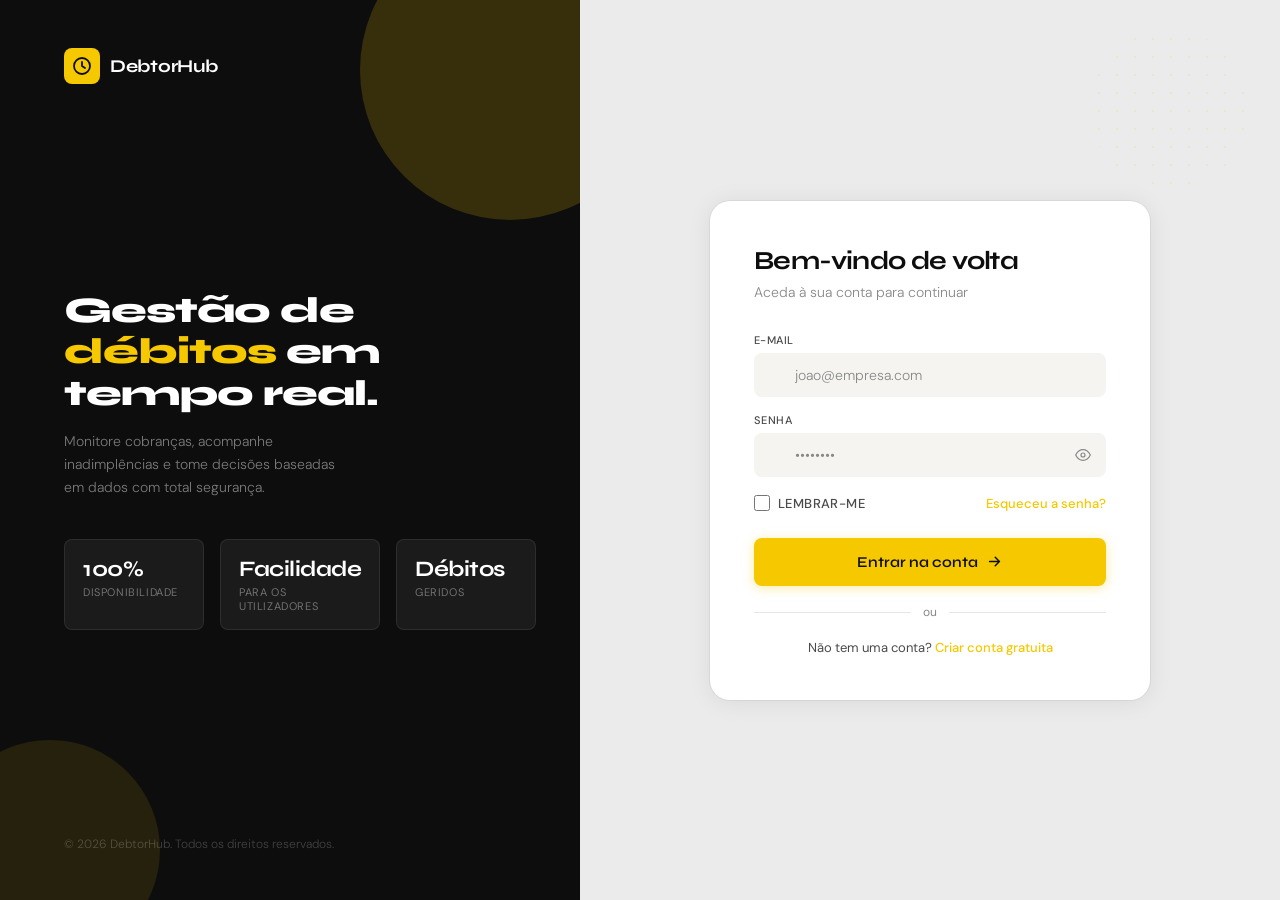
<file: index.html>
<!DOCTYPE html>
<html lang="pt-BR">
<head>
<meta charset="UTF-8" />
<meta name="viewport" content="width=device-width, initial-scale=1.0" />

<link rel="icon" type="image/png" href="/src/assets/favicon/favicon-96x96.png" sizes="96x96" />
<link rel="icon" type="image/svg+xml" href="/src/assets/favicon/favicon.svg" />
<link rel="shortcut icon" href="/src/assets/favicon/favicon.ico" />
<link rel="apple-touch-icon" sizes="180x180" href="/src/assets/favicon/apple-touch-icon.png" />
<meta name="apple-mobile-web-app-title" content="MyWebSite" />
<link rel="manifest" href="/src/assets/favicon/site.webmanifest" />

<script src="/src/js/debtor-login.js" defer></script>

<title>DebtorHub — Acesso</title>
<link href="https://fonts.googleapis.com/css2?family=Syne:wght@400;600;700;800&family=DM+Sans:ital,wght@0,300;0,400;0,500;1,300&display=swap" rel="stylesheet" />
<link rel="stylesheet" href="/src/css/debtor-login.css" />
</head>
<body>

<div id="screen-block">
  <div class="block-icon">
    <svg viewBox="0 0 24 24"><rect x="5" y="2" width="14" height="20" rx="3"/><line x1="12" y1="18" x2="12" y2="18.5"/></svg>
  </div>
  <h2>Ecrã muito pequeno</h2>
  <p>O DebtorHub foi desenhado para uso em desktop. Aceda por um computador com resolução mínima de 1024px.</p>
  <div class="block-badge">Mínimo: 1024px de largura</div>
</div>

<div class="panel-left">
  <div class="brand">
    <div class="brand-icon">
      <svg viewBox="0 0 20 20" fill="none" stroke="#0D0D0D" stroke-width="1.8" stroke-linecap="round" stroke-linejoin="round">
        <circle cx="10" cy="10" r="8"/>
        <path d="M10 6v4l3 2"/>
      </svg>
    </div>
    <span class="brand-name">DebtorHub</span>
  </div>

  <div class="panel-left-content">
    <h2>Gestão de <span>débitos</span> em tempo real.</h2>
    <p>Monitore cobranças, acompanhe inadimplências e tome decisões baseadas em dados com total segurança.</p>
    <div class="stats-row">
      <div class="stat-card"><div class="stat-value">100%</div><div class="stat-label">Disponibilidade</div></div>
      <div class="stat-card"><div class="stat-value">Facilidade</div><div class="stat-label">Para os utilizadores</div></div>
      <div class="stat-card"><div class="stat-value">Débitos</div><div class="stat-label">Geridos</div></div>
    </div>
  </div>

  <p class="footer-text">© 2026 DebtorHub. Todos os direitos reservados.</p>
</div>

<div class="panel-right">
  <div class="form-card">

    <div class="screen active" id="screen-login">
      <h1 class="form-heading">Bem-vindo de volta</h1>
      <p class="form-subtext">Aceda à sua conta para continuar</p>

      <div class="alert error" id="login-error">
        <svg viewBox="0 0 24 24"><circle cx="12" cy="12" r="9"/><line x1="12" y1="8" x2="12" y2="12"/><line x1="12" y1="16" x2="12.01" y2="16"/></svg>
        <span id="login-error-msg">E-mail ou senha incorretos.</span>
      </div>

      <div class="field">
        <label for="login-email">E-mail</label>
        <div class="input-wrap">
          <input type="email" id="login-email" placeholder="joao@empresa.com" autocomplete="email" />
          <svg class="ico" viewBox="0 0 24 24"><rect x="3" y="5" width="18" height="14" rx="2"/><path d="M3 7l9 6 9-6"/></svg>
        </div>
        <span class="field-error" id="login-email-err">Informe um e-mail válido.</span>
      </div>

      <div class="field">
        <label for="login-password">Senha</label>
        <div class="input-wrap">
          <input type="password" id="login-password" placeholder="••••••••" autocomplete="current-password" />
          <svg class="ico" viewBox="0 0 24 24"><rect x="5" y="11" width="14" height="10" rx="2"/><path d="M8 11V7a4 4 0 018 0v4"/></svg>
          <button class="toggle-pw" type="button" onclick="togglePw('login-password',this)" aria-label="Mostrar senha">
            <svg viewBox="0 0 24 24"><path d="M1 12s4-8 11-8 11 8 11 8-4 8-11 8-11-8-11-8z"/><circle cx="12" cy="12" r="3"/></svg>
          </button>
        </div>
        <span class="field-error" id="login-pw-err">Informe a senha.</span>
      </div>

      <div class="form-options">
        <label class="check-label">
          <input type="checkbox" id="remember" /> Lembrar-me
        </label>
        <button class="link-btn" onclick="showScreen('screen-recovery')">Esqueceu a senha?</button>
      </div>

      <button class="btn-primary" id="btn-login" onclick="handleLogin()">
        <div class="spinner"></div>
        <span class="btn-label">Entrar na conta</span>
        <svg class="arrow" viewBox="0 0 24 24"><path d="M5 12h14M13 6l6 6-6 6"/></svg>
      </button>

      <div class="divider"><span>ou</span></div>
      <p class="signup-row">Não tem uma conta? <button class="link-btn" onclick="showScreen('screen-register')">Criar conta gratuita</button></p>
    </div>

    <div class="screen" id="screen-register">
      <button class="back-btn" onclick="showScreen('screen-login')">
        <svg viewBox="0 0 24 24"><path d="M19 12H5M12 5l-7 7 7 7"/></svg>
        Voltar para login
      </button>
      <h1 class="form-heading">Criar conta</h1>
      <p class="form-subtext">Preencha os dados abaixo para começar</p>

      <div class="alert error" id="register-error">
        <svg viewBox="0 0 24 24"><circle cx="12" cy="12" r="9"/><line x1="12" y1="8" x2="12" y2="12"/><line x1="12" y1="16" x2="12.01" y2="16"/></svg>
        <span id="register-error-msg">Ocorreu um erro. Tente novamente.</span>
      </div>

      <div class="form-row" style="margin-bottom:16px">
        <div class="field" style="margin-bottom:0">
          <label for="reg-first">Nome</label>
          <div class="input-wrap">
            <input type="text" id="reg-first" placeholder="João" autocomplete="given-name" />
            <svg class="ico" viewBox="0 0 24 24"><circle cx="12" cy="8" r="3.5"/><path d="M5 20c0-3.866 3.134-7 7-7s7 3.134 7 7"/></svg>
          </div>
          <span class="field-error" id="reg-first-err">Campo obrigatório.</span>
        </div>
        <div class="field" style="margin-bottom:0">
          <label for="reg-last">Sobrenome</label>
          <div class="input-wrap">
            <input type="text" id="reg-last" placeholder="Silva" autocomplete="family-name" />
            <svg class="ico" viewBox="0 0 24 24"><circle cx="12" cy="8" r="3.5"/><path d="M5 20c0-3.866 3.134-7 7-7s7 3.134 7 7"/></svg>
          </div>
          <span class="field-error" id="reg-last-err">Campo obrigatório.</span>
        </div>
      </div>

      <div class="field">
        <label for="reg-email">E-mail</label>
        <div class="input-wrap">
          <input type="email" id="reg-email" placeholder="joao@empresa.com" autocomplete="email" />
          <svg class="ico" viewBox="0 0 24 24"><rect x="3" y="5" width="18" height="14" rx="2"/><path d="M3 7l9 6 9-6"/></svg>
        </div>
        <span class="field-error" id="reg-email-err">Informe um e-mail válido.</span>
      </div>

      <div class="field">
        <label for="reg-password">Senha</label>
        <div class="input-wrap">
          <input type="password" id="reg-password" placeholder="Mínimo 8 caracteres" autocomplete="new-password" oninput="checkStrength(this.value)" />
          <svg class="ico" viewBox="0 0 24 24"><rect x="5" y="11" width="14" height="10" rx="2"/><path d="M8 11V7a4 4 0 018 0v4"/></svg>
          <button class="toggle-pw" type="button" onclick="togglePw('reg-password',this)" aria-label="Mostrar senha">
            <svg viewBox="0 0 24 24"><path d="M1 12s4-8 11-8 11 8 11 8-4 8-11 8-11-8-11-8z"/><circle cx="12" cy="12" r="3"/></svg>
          </button>
        </div>
        <div class="pw-strength">
          <div class="pw-bar" id="bar1"></div>
          <div class="pw-bar" id="bar2"></div>
          <div class="pw-bar" id="bar3"></div>
          <div class="pw-bar" id="bar4"></div>
        </div>
        <span class="pw-hint" id="pw-hint">Use letras, números e símbolos</span>
        <span class="field-error" id="reg-pw-err">Mínimo de 8 caracteres.</span>
      </div>

      <button class="btn-primary" id="btn-register" onclick="handleRegister()">
        <div class="spinner"></div>
        <span class="btn-label">Criar conta</span>
        <svg class="arrow" viewBox="0 0 24 24"><path d="M5 12h14M13 6l6 6-6 6"/></svg>
      </button>

      <div class="divider"><span>ou</span></div>
      <p class="signup-row">Já tem conta? <button class="link-btn" onclick="showScreen('screen-login')">Entrar</button></p>
    </div>

    <div class="screen" id="screen-recovery">
      <button class="back-btn" onclick="showScreen('screen-login')">
        <svg viewBox="0 0 24 24"><path d="M19 12H5M12 5l-7 7 7 7"/></svg>
        Voltar para login
      </button>
      <h1 class="form-heading">Recuperar senha</h1>
      <p class="form-subtext">Enviaremos um link para redefinir a sua senha.</p>

      <div class="alert success" id="recovery-success">
        <svg viewBox="0 0 24 24"><path d="M20 6L9 17l-5-5"/></svg>
        <span>Link enviado! Verifique a sua caixa de entrada.</span>
      </div>

      <div class="alert error" id="recovery-error">
        <svg viewBox="0 0 24 24"><circle cx="12" cy="12" r="9"/><line x1="12" y1="8" x2="12" y2="12"/><line x1="12" y1="16" x2="12.01" y2="16"/></svg>
        <span id="recovery-error-msg">E-mail não encontrado.</span>
      </div>

      <div id="recovery-form-wrap">
        <div class="field">
          <label for="recovery-email">E-mail registado</label>
          <div class="input-wrap">
            <input type="email" id="recovery-email" placeholder="joao@empresa.com" autocomplete="email" />
            <svg class="ico" viewBox="0 0 24 24"><rect x="3" y="5" width="18" height="14" rx="2"/><path d="M3 7l9 6 9-6"/></svg>
          </div>
          <span class="field-error" id="recovery-email-err">Informe um e-mail válido.</span>
        </div>

        <button class="btn-primary" id="btn-recovery" onclick="handleRecovery()">
          <div class="spinner"></div>
          <span class="btn-label">Enviar link de recuperação</span>
          <svg class="arrow" viewBox="0 0 24 24"><path d="M5 12h14M13 6l6 6-6 6"/></svg>
        </button>
      </div>
    </div>

  </div></div></body>
</html>
</file>
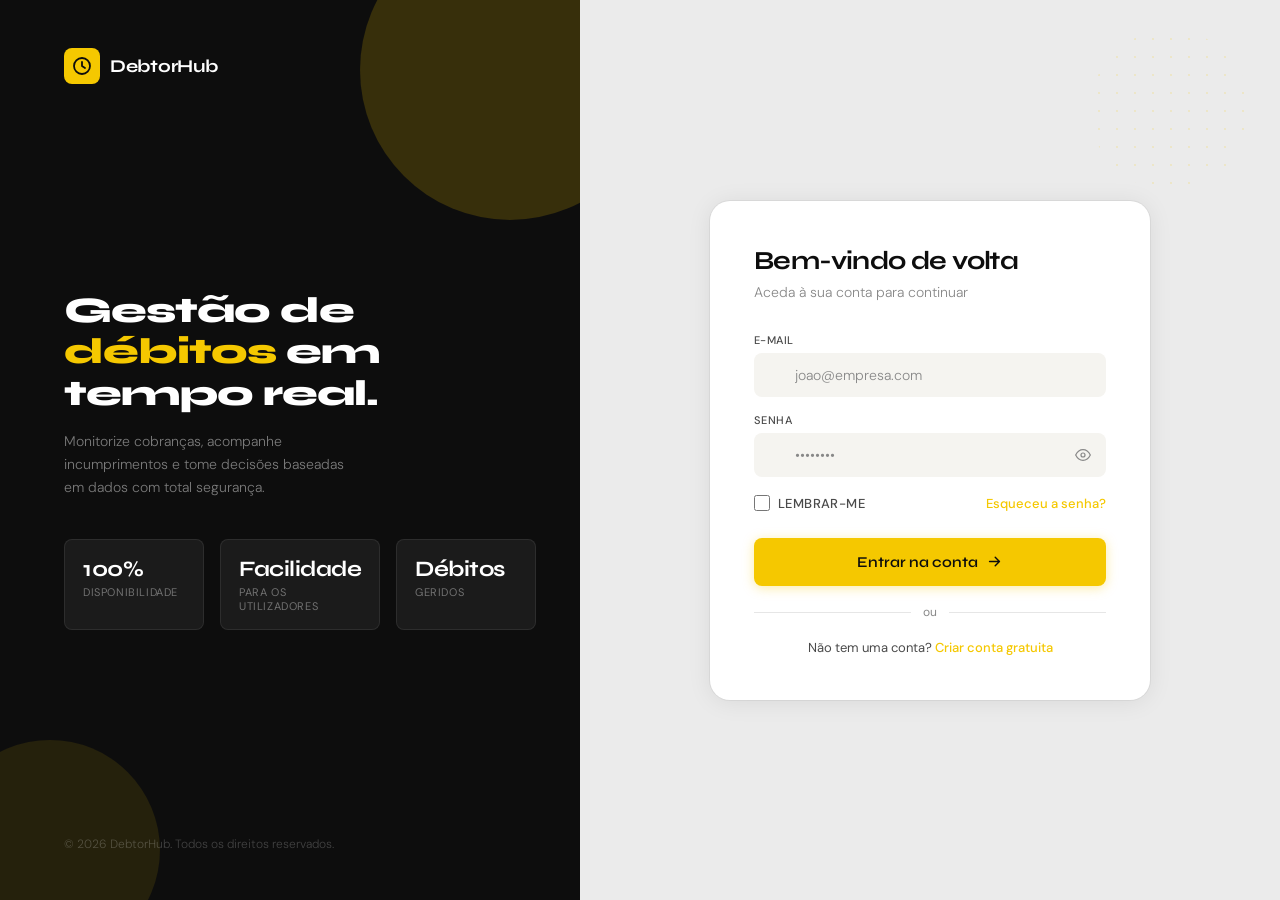
<file: pages/index.html>
<!DOCTYPE html>
<html lang="pt-BR">
<head>
<meta charset="UTF-8" />
<meta name="viewport" content="width=device-width, initial-scale=1.0" />

<link rel="icon" type="image/png" href="/src/assets/favicon/favicon-96x96.png" sizes="96x96" />
<link rel="icon" type="image/svg+xml" href="/src/assets/favicon/favicon.svg" />
<link rel="shortcut icon" href="/src/assets/favicon/favicon.ico" />
<link rel="apple-touch-icon" sizes="180x180" href="/src/assets/favicon/apple-touch-icon.png" />
<meta name="apple-mobile-web-app-title" content="MyWebSite" />
<link rel="manifest" href="/src/assets/favicon/site.webmanifest" />

<script src="/src/js/debtor-login.js" defer></script>

<title>DebtorHub — Acesso</title>
<link href="https://fonts.googleapis.com/css2?family=Syne:wght@400;600;700;800&family=DM+Sans:ital,wght@0,300;0,400;0,500;1,300&display=swap" rel="stylesheet" />
<link rel="stylesheet" href="/src/css/debtor-login.css" />
</head>
<body>

<div id="screen-block">
  <div class="block-icon">
    <svg viewBox="0 0 24 24"><rect x="5" y="2" width="14" height="20" rx="3"/><line x1="12" y1="18" x2="12" y2="18.5"/></svg>
  </div>
  <h2>Ecrã muito pequeno</h2>
  <p>O DebtorHub foi desenhado para uso em desktop. Aceda por um computador com resolução mínima de 1024px.</p>
  <div class="block-badge">Mínimo: 1024px de largura</div>
</div>

<div class="panel-left">
  <div class="brand">
    <div class="brand-icon">
      <svg viewBox="0 0 20 20" fill="none" stroke="#0D0D0D" stroke-width="1.8" stroke-linecap="round" stroke-linejoin="round">
        <circle cx="10" cy="10" r="8"/>
        <path d="M10 6v4l3 2"/>
      </svg>
    </div>
    <span class="brand-name">DebtorHub</span>
  </div>

  <div class="panel-left-content">
    <h2>Gestão de <span>débitos</span> em tempo real.</h2>
    <p>Monitorize cobranças, acompanhe incumprimentos e tome decisões baseadas em dados com total segurança.</p>
    <div class="stats-row">
      <div class="stat-card"><div class="stat-value">100%</div><div class="stat-label">Disponibilidade</div></div>
      <div class="stat-card"><div class="stat-value">Facilidade</div><div class="stat-label">Para os utilizadores</div></div>
      <div class="stat-card"><div class="stat-value">Débitos</div><div class="stat-label">Geridos</div></div>
    </div>
  </div>

  <p class="footer-text">© 2026 DebtorHub. Todos os direitos reservados.</p>
</div>

<div class="panel-right">
  <div class="form-card">

    <div class="screen active" id="screen-login">
      <h1 class="form-heading">Bem-vindo de volta</h1>
      <p class="form-subtext">Aceda à sua conta para continuar</p>

      <div class="alert error" id="login-error">
        <svg viewBox="0 0 24 24"><circle cx="12" cy="12" r="9"/><line x1="12" y1="8" x2="12" y2="12"/><line x1="12" y1="16" x2="12.01" y2="16"/></svg>
        <span id="login-error-msg">E-mail ou senha incorretos.</span>
      </div>

      <div class="field">
        <label for="login-email">E-mail</label>
        <div class="input-wrap">
          <input type="email" id="login-email" placeholder="joao@empresa.com" autocomplete="email" />
          <svg class="ico" viewBox="0 0 24 24"><rect x="3" y="5" width="18" height="14" rx="2"/><path d="M3 7l9 6 9-6"/></svg>
        </div>
        <span class="field-error" id="login-email-err">Informe um e-mail válido.</span>
      </div>

      <div class="field">
        <label for="login-password">Senha</label>
        <div class="input-wrap">
          <input type="password" id="login-password" placeholder="••••••••" autocomplete="current-password" />
          <svg class="ico" viewBox="0 0 24 24"><rect x="5" y="11" width="14" height="10" rx="2"/><path d="M8 11V7a4 4 0 018 0v4"/></svg>
          <button class="toggle-pw" type="button" onclick="togglePw('login-password',this)" aria-label="Mostrar senha">
            <svg viewBox="0 0 24 24"><path d="M1 12s4-8 11-8 11 8 11 8-4 8-11 8-11-8-11-8z"/><circle cx="12" cy="12" r="3"/></svg>
          </button>
        </div>
        <span class="field-error" id="login-pw-err">Informe a senha.</span>
      </div>

      <div class="form-options">
        <label class="check-label">
          <input type="checkbox" id="remember" /> Lembrar-me
        </label>
        <button class="link-btn" onclick="showScreen('screen-recovery')">Esqueceu a senha?</button>
      </div>

      <button class="btn-primary" id="btn-login" onclick="handleLogin()">
        <div class="spinner"></div>
        <span class="btn-label">Entrar na conta</span>
        <svg class="arrow" viewBox="0 0 24 24"><path d="M5 12h14M13 6l6 6-6 6"/></svg>
      </button>

      <div class="divider"><span>ou</span></div>
      <p class="signup-row">Não tem uma conta? <button class="link-btn" onclick="showScreen('screen-register')">Criar conta gratuita</button></p>
    </div>

    <div class="screen" id="screen-register">
      <button class="back-btn" onclick="showScreen('screen-login')">
        <svg viewBox="0 0 24 24"><path d="M19 12H5M12 5l-7 7 7 7"/></svg>
        Voltar para login
      </button>
      <h1 class="form-heading">Criar conta</h1>
      <p class="form-subtext">Preencha os dados abaixo para começar</p>

      <div class="alert error" id="register-error">
        <svg viewBox="0 0 24 24"><circle cx="12" cy="12" r="9"/><line x1="12" y1="8" x2="12" y2="12"/><line x1="12" y1="16" x2="12.01" y2="16"/></svg>
        <span id="register-error-msg">Ocorreu um erro. Tente novamente.</span>
      </div>

      <div class="form-row" style="margin-bottom:16px">
        <div class="field" style="margin-bottom:0">
          <label for="reg-first">Nome</label>
          <div class="input-wrap">
            <input type="text" id="reg-first" placeholder="João" autocomplete="given-name" />
            <svg class="ico" viewBox="0 0 24 24"><circle cx="12" cy="8" r="3.5"/><path d="M5 20c0-3.866 3.134-7 7-7s7 3.134 7 7"/></svg>
          </div>
          <span class="field-error" id="reg-first-err">Campo obrigatório.</span>
        </div>
        <div class="field" style="margin-bottom:0">
          <label for="reg-last">Sobrenome</label>
          <div class="input-wrap">
            <input type="text" id="reg-last" placeholder="Silva" autocomplete="family-name" />
            <svg class="ico" viewBox="0 0 24 24"><circle cx="12" cy="8" r="3.5"/><path d="M5 20c0-3.866 3.134-7 7-7s7 3.134 7 7"/></svg>
          </div>
          <span class="field-error" id="reg-last-err">Campo obrigatório.</span>
        </div>
      </div>

      <div class="field">
        <label for="reg-email">E-mail</label>
        <div class="input-wrap">
          <input type="email" id="reg-email" placeholder="joao@empresa.com" autocomplete="email" />
          <svg class="ico" viewBox="0 0 24 24"><rect x="3" y="5" width="18" height="14" rx="2"/><path d="M3 7l9 6 9-6"/></svg>
        </div>
        <span class="field-error" id="reg-email-err">Informe um e-mail válido.</span>
      </div>

      <div class="field">
        <label for="reg-password">Senha</label>
        <div class="input-wrap">
          <input type="password" id="reg-password" placeholder="Mínimo 8 caracteres" autocomplete="new-password" oninput="checkStrength(this.value)" />
          <svg class="ico" viewBox="0 0 24 24"><rect x="5" y="11" width="14" height="10" rx="2"/><path d="M8 11V7a4 4 0 018 0v4"/></svg>
          <button class="toggle-pw" type="button" onclick="togglePw('reg-password',this)" aria-label="Mostrar senha">
            <svg viewBox="0 0 24 24"><path d="M1 12s4-8 11-8 11 8 11 8-4 8-11 8-11-8-11-8z"/><circle cx="12" cy="12" r="3"/></svg>
          </button>
        </div>
        <div class="pw-strength">
          <div class="pw-bar" id="bar1"></div>
          <div class="pw-bar" id="bar2"></div>
          <div class="pw-bar" id="bar3"></div>
          <div class="pw-bar" id="bar4"></div>
        </div>
        <span class="pw-hint" id="pw-hint">Use letras, números e símbolos</span>
        <span class="field-error" id="reg-pw-err">Mínimo de 8 caracteres.</span>
      </div>

      <button class="btn-primary" id="btn-register" onclick="handleRegister()">
        <div class="spinner"></div>
        <span class="btn-label">Criar conta</span>
        <svg class="arrow" viewBox="0 0 24 24"><path d="M5 12h14M13 6l6 6-6 6"/></svg>
      </button>

      <div class="divider"><span>ou</span></div>
      <p class="signup-row">Já tem conta? <button class="link-btn" onclick="showScreen('screen-login')">Entrar</button></p>
    </div>

    <div class="screen" id="screen-recovery">
      <button class="back-btn" onclick="showScreen('screen-login')">
        <svg viewBox="0 0 24 24"><path d="M19 12H5M12 5l-7 7 7 7"/></svg>
        Voltar para login
      </button>
      <h1 class="form-heading">Recuperar senha</h1>
      <p class="form-subtext">Enviaremos um link para redefinir a sua senha.</p>

      <div class="alert success" id="recovery-success">
        <svg viewBox="0 0 24 24"><path d="M20 6L9 17l-5-5"/></svg>
        <span>Link enviado! Verifique a sua caixa de entrada.</span>
      </div>

      <div class="alert error" id="recovery-error">
        <svg viewBox="0 0 24 24"><circle cx="12" cy="12" r="9"/><line x1="12" y1="8" x2="12" y2="12"/><line x1="12" y1="16" x2="12.01" y2="16"/></svg>
        <span id="recovery-error-msg">E-mail não encontrado.</span>
      </div>

      <div id="recovery-form-wrap">
        <div class="field">
          <label for="recovery-email">E-mail registado</label>
          <div class="input-wrap">
            <input type="email" id="recovery-email" placeholder="joao@empresa.com" autocomplete="email" />
            <svg class="ico" viewBox="0 0 24 24"><rect x="3" y="5" width="18" height="14" rx="2"/><path d="M3 7l9 6 9-6"/></svg>
          </div>
          <span class="field-error" id="recovery-email-err">Informe um e-mail válido.</span>
        </div>

        <button class="btn-primary" id="btn-recovery" onclick="handleRecovery()">
          <div class="spinner"></div>
          <span class="btn-label">Enviar link de recuperação</span>
          <svg class="arrow" viewBox="0 0 24 24"><path d="M5 12h14M13 6l6 6-6 6"/></svg>
        </button>
      </div>
    </div>

  </div></div></body>
</html>
</file>
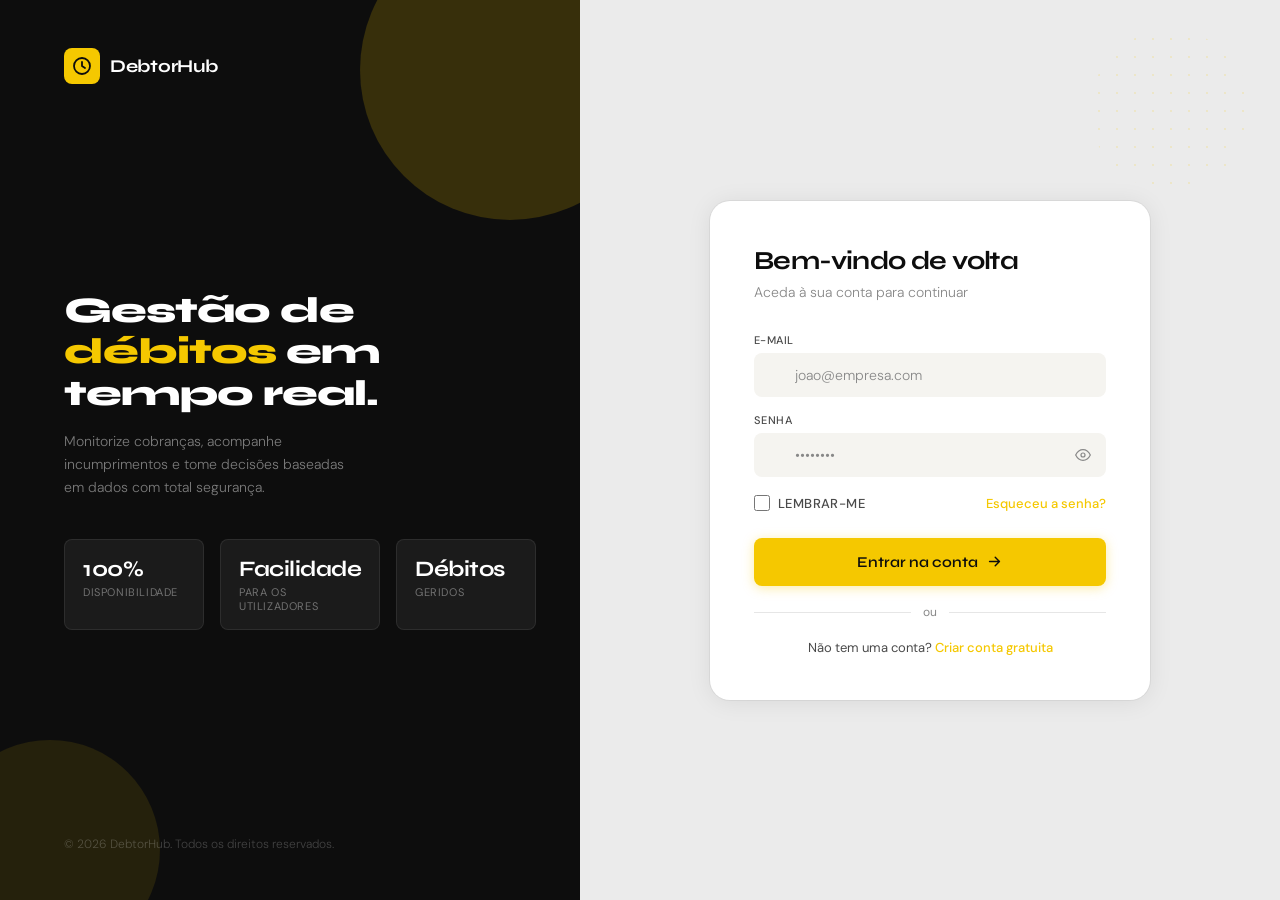
<file: pages/debtor-login.html>
<!DOCTYPE html>
<html lang="pt-BR">
<head>
<meta charset="UTF-8" />
<meta name="viewport" content="width=device-width, initial-scale=1.0" />

<link rel="icon" type="image/png" href="../src/assets/favicon/favicon-96x96.png" sizes="96x96" />
<link rel="icon" type="image/svg+xml" href="../src/assets/favicon/favicon.svg" />
<link rel="shortcut icon" href="../src/assets/favicon/favicon.ico" />
<link rel="apple-touch-icon" sizes="180x180" href="../src/assets/favicon/apple-touch-icon.png" />
<meta name="apple-mobile-web-app-title" content="MyWebSite" />
<link rel="manifest" href="../src/assets/favicon/site.webmanifest" />

<script src="../src/js/debtor-login.js" defer></script>

<title>DebtorHub — Acesso</title>
<link href="https://fonts.googleapis.com/css2?family=Syne:wght@400;600;700;800&family=DM+Sans:ital,wght@0,300;0,400;0,500;1,300&display=swap" rel="stylesheet" />
<link rel="stylesheet" href="../src/css/debtor-login.css" />
</head>
<body>

<div id="screen-block">
  <div class="block-icon">
    <svg viewBox="0 0 24 24"><rect x="5" y="2" width="14" height="20" rx="3"/><line x1="12" y1="18" x2="12" y2="18.5"/></svg>
  </div>
  <h2>Ecrã muito pequeno</h2>
  <p>O DebtorHub foi desenhado para uso em desktop. Aceda por um computador com resolução mínima de 1024px.</p>
  <div class="block-badge">Mínimo: 1024px de largura</div>
</div>

<div class="panel-left">
  <div class="brand">
    <div class="brand-icon">
      <svg viewBox="0 0 20 20" fill="none" stroke="#0D0D0D" stroke-width="1.8" stroke-linecap="round" stroke-linejoin="round">
        <circle cx="10" cy="10" r="8"/>
        <path d="M10 6v4l3 2"/>
      </svg>
    </div>
    <span class="brand-name">DebtorHub</span>
  </div>

  <div class="panel-left-content">
    <h2>Gestão de <span>débitos</span> em tempo real.</h2>
    <p>Monitorize cobranças, acompanhe incumprimentos e tome decisões baseadas em dados com total segurança.</p>
    <div class="stats-row">
      <div class="stat-card"><div class="stat-value">100%</div><div class="stat-label">Disponibilidade</div></div>
      <div class="stat-card"><div class="stat-value">Facilidade</div><div class="stat-label">Para os utilizadores</div></div>
      <div class="stat-card"><div class="stat-value">Débitos</div><div class="stat-label">Geridos</div></div>
    </div>
  </div>

  <p class="footer-text">© 2026 DebtorHub. Todos os direitos reservados.</p>
</div>

<div class="panel-right">
  <div class="form-card">

    <div class="screen active" id="screen-login">
      <h1 class="form-heading">Bem-vindo de volta</h1>
      <p class="form-subtext">Aceda à sua conta para continuar</p>

      <div class="alert error" id="login-error">
        <svg viewBox="0 0 24 24"><circle cx="12" cy="12" r="9"/><line x1="12" y1="8" x2="12" y2="12"/><line x1="12" y1="16" x2="12.01" y2="16"/></svg>
        <span id="login-error-msg">E-mail ou senha incorretos.</span>
      </div>

      <div class="field">
        <label for="login-email">E-mail</label>
        <div class="input-wrap">
          <input type="email" id="login-email" placeholder="joao@empresa.com" autocomplete="email" />
          <svg class="ico" viewBox="0 0 24 24"><rect x="3" y="5" width="18" height="14" rx="2"/><path d="M3 7l9 6 9-6"/></svg>
        </div>
        <span class="field-error" id="login-email-err">Informe um e-mail válido.</span>
      </div>

      <div class="field">
        <label for="login-password">Senha</label>
        <div class="input-wrap">
          <input type="password" id="login-password" placeholder="••••••••" autocomplete="current-password" />
          <svg class="ico" viewBox="0 0 24 24"><rect x="5" y="11" width="14" height="10" rx="2"/><path d="M8 11V7a4 4 0 018 0v4"/></svg>
          <button class="toggle-pw" type="button" onclick="togglePw('login-password',this)" aria-label="Mostrar senha">
            <svg viewBox="0 0 24 24"><path d="M1 12s4-8 11-8 11 8 11 8-4 8-11 8-11-8-11-8z"/><circle cx="12" cy="12" r="3"/></svg>
          </button>
        </div>
        <span class="field-error" id="login-pw-err">Informe a senha.</span>
      </div>

      <div class="form-options">
        <label class="check-label">
          <input type="checkbox" id="remember" /> Lembrar-me
        </label>
        <button class="link-btn" onclick="showScreen('screen-recovery')">Esqueceu a senha?</button>
      </div>

      <button class="btn-primary" id="btn-login" onclick="handleLogin()">
        <div class="spinner"></div>
        <span class="btn-label">Entrar na conta</span>
        <svg class="arrow" viewBox="0 0 24 24"><path d="M5 12h14M13 6l6 6-6 6"/></svg>
      </button>

      <div class="divider"><span>ou</span></div>
      <p class="signup-row">Não tem uma conta? <button class="link-btn" onclick="showScreen('screen-register')">Criar conta gratuita</button></p>
    </div>

    <div class="screen" id="screen-register">
      <button class="back-btn" onclick="showScreen('screen-login')">
        <svg viewBox="0 0 24 24"><path d="M19 12H5M12 5l-7 7 7 7"/></svg>
        Voltar para login
      </button>
      <h1 class="form-heading">Criar conta</h1>
      <p class="form-subtext">Preencha os dados abaixo para começar</p>

      <div class="alert error" id="register-error">
        <svg viewBox="0 0 24 24"><circle cx="12" cy="12" r="9"/><line x1="12" y1="8" x2="12" y2="12"/><line x1="12" y1="16" x2="12.01" y2="16"/></svg>
        <span id="register-error-msg">Ocorreu um erro. Tente novamente.</span>
      </div>

      <div class="form-row" style="margin-bottom:16px">
        <div class="field" style="margin-bottom:0">
          <label for="reg-first">Nome</label>
          <div class="input-wrap">
            <input type="text" id="reg-first" placeholder="João" autocomplete="given-name" />
            <svg class="ico" viewBox="0 0 24 24"><circle cx="12" cy="8" r="3.5"/><path d="M5 20c0-3.866 3.134-7 7-7s7 3.134 7 7"/></svg>
          </div>
          <span class="field-error" id="reg-first-err">Campo obrigatório.</span>
        </div>
        <div class="field" style="margin-bottom:0">
          <label for="reg-last">Sobrenome</label>
          <div class="input-wrap">
            <input type="text" id="reg-last" placeholder="Silva" autocomplete="family-name" />
            <svg class="ico" viewBox="0 0 24 24"><circle cx="12" cy="8" r="3.5"/><path d="M5 20c0-3.866 3.134-7 7-7s7 3.134 7 7"/></svg>
          </div>
          <span class="field-error" id="reg-last-err">Campo obrigatório.</span>
        </div>
      </div>

      <div class="field">
        <label for="reg-email">E-mail</label>
        <div class="input-wrap">
          <input type="email" id="reg-email" placeholder="joao@empresa.com" autocomplete="email" />
          <svg class="ico" viewBox="0 0 24 24"><rect x="3" y="5" width="18" height="14" rx="2"/><path d="M3 7l9 6 9-6"/></svg>
        </div>
        <span class="field-error" id="reg-email-err">Informe um e-mail válido.</span>
      </div>

      <div class="field">
        <label for="reg-password">Senha</label>
        <div class="input-wrap">
          <input type="password" id="reg-password" placeholder="Mínimo 8 caracteres" autocomplete="new-password" oninput="checkStrength(this.value)" />
          <svg class="ico" viewBox="0 0 24 24"><rect x="5" y="11" width="14" height="10" rx="2"/><path d="M8 11V7a4 4 0 018 0v4"/></svg>
          <button class="toggle-pw" type="button" onclick="togglePw('reg-password',this)" aria-label="Mostrar senha">
            <svg viewBox="0 0 24 24"><path d="M1 12s4-8 11-8 11 8 11 8-4 8-11 8-11-8-11-8z"/><circle cx="12" cy="12" r="3"/></svg>
          </button>
        </div>
        <div class="pw-strength">
          <div class="pw-bar" id="bar1"></div>
          <div class="pw-bar" id="bar2"></div>
          <div class="pw-bar" id="bar3"></div>
          <div class="pw-bar" id="bar4"></div>
        </div>
        <span class="pw-hint" id="pw-hint">Use letras, números e símbolos</span>
        <span class="field-error" id="reg-pw-err">Mínimo de 8 caracteres.</span>
      </div>

      <button class="btn-primary" id="btn-register" onclick="handleRegister()">
        <div class="spinner"></div>
        <span class="btn-label">Criar conta</span>
        <svg class="arrow" viewBox="0 0 24 24"><path d="M5 12h14M13 6l6 6-6 6"/></svg>
      </button>

      <div class="divider"><span>ou</span></div>
      <p class="signup-row">Já tem conta? <button class="link-btn" onclick="showScreen('screen-login')">Entrar</button></p>
    </div>

    <div class="screen" id="screen-recovery">
      <button class="back-btn" onclick="showScreen('screen-login')">
        <svg viewBox="0 0 24 24"><path d="M19 12H5M12 5l-7 7 7 7"/></svg>
        Voltar para login
      </button>
      <h1 class="form-heading">Recuperar senha</h1>
      <p class="form-subtext">Enviaremos um link para redefinir a sua senha.</p>

      <div class="alert success" id="recovery-success">
        <svg viewBox="0 0 24 24"><path d="M20 6L9 17l-5-5"/></svg>
        <span>Link enviado! Verifique a sua caixa de entrada.</span>
      </div>

      <div class="alert error" id="recovery-error">
        <svg viewBox="0 0 24 24"><circle cx="12" cy="12" r="9"/><line x1="12" y1="8" x2="12" y2="12"/><line x1="12" y1="16" x2="12.01" y2="16"/></svg>
        <span id="recovery-error-msg">E-mail não encontrado.</span>
      </div>

      <div id="recovery-form-wrap">
        <div class="field">
          <label for="recovery-email">E-mail registado</label>
          <div class="input-wrap">
            <input type="email" id="recovery-email" placeholder="joao@empresa.com" autocomplete="email" />
            <svg class="ico" viewBox="0 0 24 24"><rect x="3" y="5" width="18" height="14" rx="2"/><path d="M3 7l9 6 9-6"/></svg>
          </div>
          <span class="field-error" id="recovery-email-err">Informe um e-mail válido.</span>
        </div>

        <button class="btn-primary" id="btn-recovery" onclick="handleRecovery()">
          <div class="spinner"></div>
          <span class="btn-label">Enviar link de recuperação</span>
          <svg class="arrow" viewBox="0 0 24 24"><path d="M5 12h14M13 6l6 6-6 6"/></svg>
        </button>
      </div>
    </div>

  </div></div></body>
</html>
</file>
<file: src/css/debtor-login.css>
*, *::before, *::after { box-sizing: border-box; margin: 0; padding: 0; }

#screen-block {
  display: none;
  position: fixed; inset: 0; z-index: 9999;
  background: #0D0D0D;
  flex-direction: column;
  align-items: center;
  justify-content: center;
  padding: 32px;
  text-align: center;
}
#screen-block.show { display: flex; }
#screen-block .block-icon {
  width: 64px; height: 64px;
  background: rgba(245,200,0,0.12);
  border: 1.5px solid rgba(245,200,0,0.25);
  border-radius: 16px;
  display: flex; align-items: center; justify-content: center;
  margin-bottom: 28px;
}
#screen-block .block-icon svg { width: 30px; height: 30px; fill: none; stroke: #F5C800; stroke-width: 1.8; stroke-linecap: round; stroke-linejoin: round; }
#screen-block h2 { font-family: 'Syne', sans-serif; font-weight: 700; font-size: 22px; color: #fff; letter-spacing: -0.4px; margin-bottom: 10px; }
#screen-block p { font-size: 14px; color: rgba(255,255,255,0.45); font-weight: 300; line-height: 1.65; max-width: 280px; }
#screen-block .block-badge {
  margin-top: 32px;
  background: rgba(245,200,0,0.10);
  border: 1px solid rgba(245,200,0,0.2);
  border-radius: 99px;
  padding: 6px 16px;
  font-size: 12px; color: #F5C800; font-weight: 500; letter-spacing: 0.3px;
}

:root {
  --ink: #0D0D0D;
  --ink-muted: #4A4A4A;
  --ink-ghost: #888888;
  --surface: #FFFFFF;
  --surface-2: #F5F4F0;
  --border: rgba(13,13,13,0.10);
  --accent: #F5C800;
  --accent-hover: #DDB400;
  --shadow-btn: 0 2px 12px rgba(245,200,0,0.35);
  --shadow-card: 0 2px 24px rgba(13,13,13,0.08), 0 0 0 1px rgba(13,13,13,0.05);
  --radius: 12px;
  --radius-sm: 8px;
  --danger: #C8183A;
  --danger-bg: #FEF1F3;
  --success: #0E7A50;
  --success-bg: #ECFDF3;
  --success-border: #A7F3C2;
}

body {
  font-family: 'DM Sans', sans-serif;
  background: #EBEBEB;
  min-height: 100vh;
  display: flex;
  align-items: stretch;
  color: var(--ink);
  overflow: hidden;
}

/* ── LEFT PANEL ── */
.panel-left {
  width: 580px;
  flex-shrink: 0;
  background: var(--ink);
  display: flex;
  flex-direction: column;
  justify-content: space-between;
  padding: 48px 44px;
  padding-left: 64px;
  position: relative;
  overflow: hidden;
}
.panel-left::before {
  content: '';
  position: absolute; top: -80px; right: -80px;
  width: 300px; height: 300px;
  border-radius: 50%;
  background: rgba(245,200,0,0.18);
}
.panel-left::after {
  content: '';
  position: absolute; bottom: -60px; left: -60px;
  width: 220px; height: 220px;
  border-radius: 50%;
  background: rgba(245,200,0,0.10);
}

.brand { display: flex; align-items: center; gap: 10px; position: relative; z-index: 1; }
.brand-icon {
  width: 36px; height: 36px;
  background: var(--accent);
  border-radius: 8px;
  display: flex; align-items: center; justify-content: center;
}
.brand-icon svg { width: 20px; height: 20px; }
.brand-name { font-family: 'Syne', sans-serif; font-weight: 700; font-size: 18px; color: #fff; letter-spacing: -0.3px; }

.panel-left-content { position: relative; z-index: 1; }
.panel-left-content h2 {
  font-family: 'Syne', sans-serif;
  font-weight: 800; font-size: 36px;
  color: #fff; line-height: 1.15; letter-spacing: -1px;
  margin-bottom: 16px;
}
.panel-left-content h2 span { color: #F5C800; }
.panel-left-content p { font-size: 14px; color: rgba(255,255,255,0.45); line-height: 1.65; font-weight: 300; max-width: 280px; }

.stats-row { display: flex; gap: 16px; margin-top: 40px; position: relative; z-index: 1; }
.stat-card {
  background: rgba(255,255,255,0.06);
  border: 1px solid rgba(255,255,255,0.08);
  border-radius: var(--radius-sm);
  padding: 16px 18px; flex: 1;
}
.stat-value { font-family: 'Syne', sans-serif; font-weight: 700; font-size: 22px; color: #fff; letter-spacing: -0.5px; }
.stat-label { font-size: 11px; color: rgba(255,255,255,0.38); margin-top: 3px; text-transform: uppercase; letter-spacing: 0.6px; }

.footer-text { font-size: 12px; color: rgba(255,255,255,0.22); position: relative; z-index: 1; font-weight: 300; }

/* ── RIGHT PANEL ── */
.panel-right {
  flex: 1; display: flex; align-items: center; justify-content: center;
  padding: 40px 24px; position: relative;
}
.panel-right::before {
  content: '';
  position: absolute; top: 30px; right: 30px;
  width: 160px; height: 160px;
  background-image: radial-gradient(circle, rgba(245,200,0,0.15) 1.5px, transparent 1.5px);
  background-size: 18px 18px;
  border-radius: 50%;
  pointer-events: none;
}

.form-card {
  background: var(--surface);
  border-radius: 20px;
  padding: 44px;
  width: 100%; max-width: 440px;
  box-shadow: var(--shadow-card);
}

/* ── SCREENS ── */
.screen { display: none; animation: fadeUp 0.32s cubic-bezier(0.22,1,0.36,1) forwards; }
.screen.active { display: block; }
@keyframes fadeUp {
  from { opacity: 0; transform: translateY(10px); }
  to   { opacity: 1; transform: translateY(0); }
}

/* ── TYPOGRAPHY ── */
.form-heading { font-family: 'Syne', sans-serif; font-weight: 700; font-size: 26px; color: var(--ink); letter-spacing: -0.6px; margin-bottom: 6px; }
.form-subtext { font-size: 14px; color: var(--ink-ghost); font-weight: 300; margin-bottom: 30px; line-height: 1.5; }

/* ── FIELDS ── */
.field { display: flex; flex-direction: column; gap: 6px; margin-bottom: 16px; }
.field:last-of-type { margin-bottom: 0; }
label { font-size: 11px; font-weight: 500; color: var(--ink-muted); letter-spacing: 0.4px; text-transform: uppercase; }
.input-wrap { position: relative; }
.input-wrap .ico {
  position: absolute; left: 13px; top: 50%; transform: translateY(-50%);
  width: 16px; height: 16px;
  stroke: var(--ink-ghost); fill: none; stroke-width: 1.8;
  stroke-linecap: round; stroke-linejoin: round;
  pointer-events: none; transition: stroke 0.2s; z-index: 0;
}
input[type="text"],
input[type="email"],
input[type="password"] {
  width: 100%; height: 44px;
  padding: 0 14px 0 40px;
  font-family: 'DM Sans', sans-serif; font-size: 14px;
  color: var(--ink); background: var(--surface-2);
  border: 1.5px solid transparent; border-radius: var(--radius-sm);
  outline: none; transition: border-color 0.2s, background 0.2s, box-shadow 0.2s;
  -webkit-appearance: none; position: relative; z-index: 1;
}
input::placeholder { color: var(--ink-ghost); font-weight: 300; }
input:focus { background: var(--surface); border-color: var(--accent); box-shadow: 0 0 0 3px rgba(24,69,200,0.10); }
input:focus ~ .ico { stroke: var(--accent); }
input.has-error { border-color: var(--danger) !important; }

.toggle-pw {
  position: absolute; right: 11px; top: 50%; transform: translateY(-50%);
  background: none; border: none; cursor: pointer; padding: 4px;
  display: flex; align-items: center; color: var(--ink-ghost);
  z-index: 2; transition: color 0.2s;
}
.toggle-pw:hover { color: var(--ink-muted); }
.toggle-pw svg { width: 16px; height: 16px; fill: none; stroke: currentColor; stroke-width: 1.8; stroke-linecap: round; stroke-linejoin: round; }

.field-error { font-size: 11px; color: var(--danger); margin-top: 4px; display: none; }
.field-error.show { display: block; }

.form-row { display: grid; grid-template-columns: 1fr 1fr; gap: 14px; }

/* ── OPTIONS ROW ── */
.form-options {
  display: flex; align-items: center; justify-content: space-between;
  margin: 18px 0 26px;
}
.check-label { display: flex; align-items: center; gap: 8px; font-size: 13px; color: var(--ink-muted); cursor: pointer; user-select: none; }
.check-label input[type="checkbox"] { width: 16px; height: 16px; accent-color: var(--accent); cursor: pointer; padding: 0; }
.link-btn { background: none; border: none; font-family: 'DM Sans', sans-serif; font-size: 13px; color: var(--accent); cursor: pointer; font-weight: 500; padding: 0; transition: color 0.2s; }
.link-btn:hover { color: var(--accent-hover); text-decoration: underline; }

/* ── BACK BUTTON ── */
.back-btn {
  display: flex; align-items: center; gap: 6px;
  background: none; border: none;
  font-family: 'DM Sans', sans-serif; font-size: 13px;
  color: var(--ink-ghost); cursor: pointer; padding: 0;
  margin-bottom: 28px; transition: color 0.2s;
}
.back-btn:hover { color: var(--ink); }
.back-btn svg { width: 16px; height: 16px; fill: none; stroke: currentColor; stroke-width: 1.8; stroke-linecap: round; stroke-linejoin: round; }

/* ── PRIMARY BUTTON ── */
.btn-primary {
  width: 100%; height: 48px;
  background: var(--accent); color: #0D0D0D;
  border: none; border-radius: var(--radius-sm);
  font-family: 'Syne', sans-serif; font-weight: 600; font-size: 15px;
  cursor: pointer; transition: background 0.2s, transform 0.12s, box-shadow 0.2s;
  box-shadow: var(--shadow-btn);
  display: flex; align-items: center; justify-content: center; gap: 8px;
  margin-top: 26px;
}
.btn-primary:hover:not(:disabled) { background: var(--accent-hover); box-shadow: 0 4px 16px rgba(245,200,0,0.45); }
.btn-primary:active:not(:disabled) { transform: scale(0.985); }
.btn-primary:disabled { opacity: 0.7; cursor: not-allowed; }
.btn-primary svg.arrow { width: 17px; height: 17px; fill: none; stroke: #0D0D0D; stroke-width: 2; stroke-linecap: round; stroke-linejoin: round; }

@keyframes spin { to { transform: rotate(360deg); } }
.spinner {
  width: 17px; height: 17px;
  border: 2px solid rgba(13,13,13,0.25);
  border-top-color: #0D0D0D;
  border-radius: 50%;
  animation: spin 0.55s linear infinite;
  display: none;
}
.loading .spinner  { display: block; }
.loading .btn-label { display: none; }
.loading .arrow    { display: none; }

/* ── ALERT BOXES ── */
.alert {
  border-radius: var(--radius-sm);
  padding: 13px 16px;
  font-size: 13px; line-height: 1.5;
  display: none; align-items: flex-start; gap: 10px;
  margin-bottom: 18px;
}
.alert.show { display: flex; }
.alert svg { width: 17px; height: 17px; fill: none; stroke-width: 2; stroke-linecap: round; stroke-linejoin: round; flex-shrink: 0; margin-top: 1px; }
.alert.error { background: var(--danger-bg); border: 1px solid rgba(200,24,58,0.2); color: var(--danger); }
.alert.error svg { stroke: var(--danger); }
.alert.success { background: var(--success-bg); border: 1px solid var(--success-border); color: var(--success); }
.alert.success svg { stroke: var(--success); }

/* ── DIVIDER ── */
.divider { height: 1px; background: var(--border); margin: 26px 0; position: relative; }
.divider span { position: absolute; top: 50%; left: 50%; transform: translate(-50%,-50%); background: var(--surface); padding: 0 12px; font-size: 12px; color: var(--ink-ghost); }

.signup-row { text-align: center; font-size: 13px; color: var(--ink-muted); }

/* ── PASSWORD STRENGTH ── */
.pw-strength { margin-top: 6px; display: flex; gap: 4px; }
.pw-bar { height: 3px; flex: 1; border-radius: 99px; background: var(--surface-2); transition: background 0.3s; }
.pw-hint { font-size: 11px; color: var(--ink-ghost); margin-top: 4px; }
</file>
